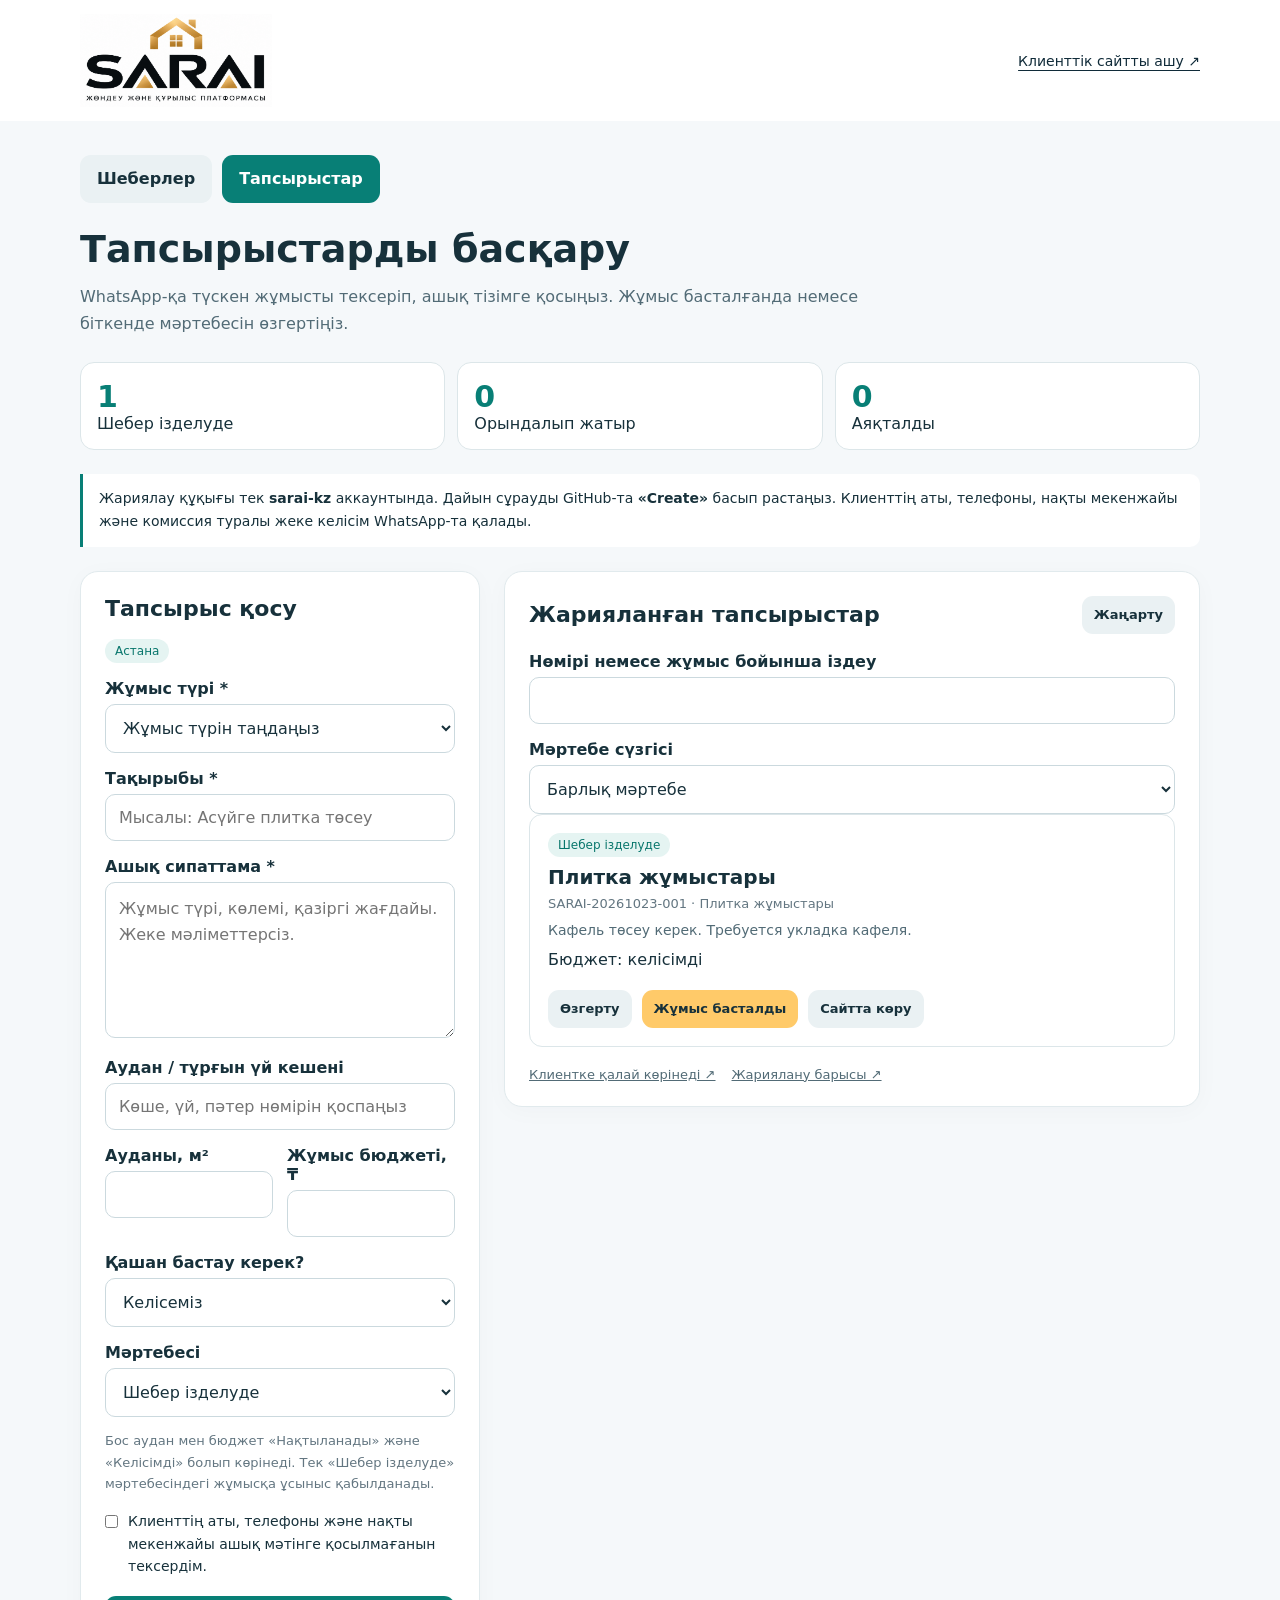
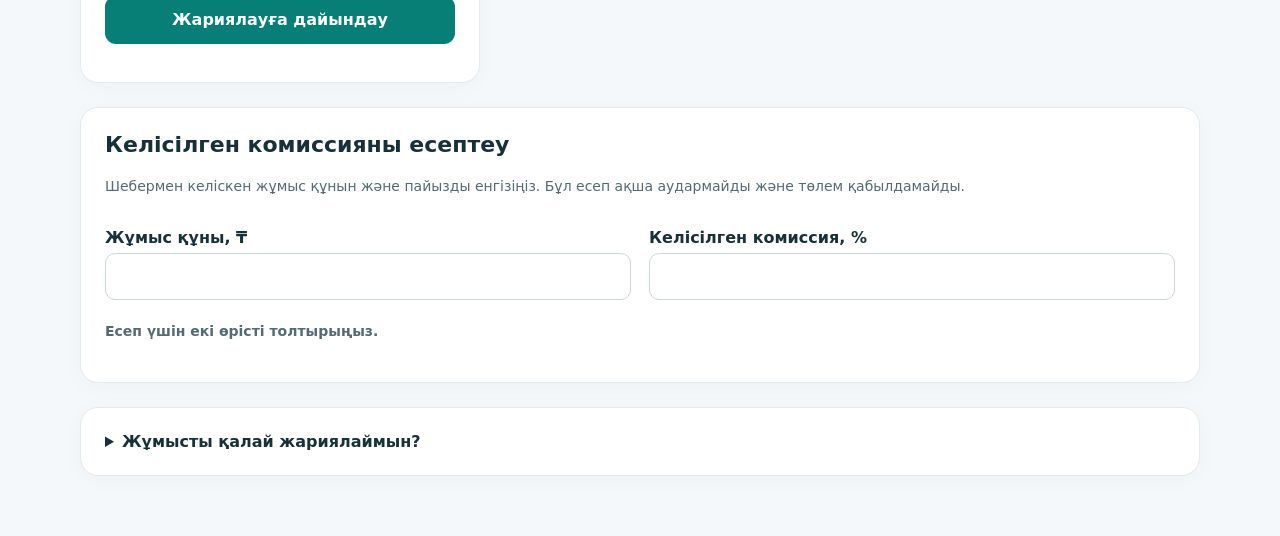
<file: admin-jobs.html>
<!doctype html>
<html lang="kk"><head><meta charset="utf-8"><meta name="viewport" content="width=device-width,initial-scale=1"><meta name="robots" content="noindex,nofollow"><meta name="theme-color" content="#102b39"><title>Тапсырыстарды басқару — SARAI</title><style>
:root{font-family:system-ui,-apple-system,Arial,sans-serif;color:#17313b;background:#f5f8fa;--ink:#102b39;--teal:#087f76;--gold:#ffca69}*{box-sizing:border-box}body{margin:0}button,input,select,textarea{font:inherit}a{color:inherit}button,a{-webkit-tap-highlight-color:transparent}[hidden]{display:none!important}:focus-visible{outline:3px solid #d58a12;outline-offset:4px}header{background:var(--ink);color:white;padding:20px max(20px,calc((100vw - 1120px)/2));display:flex;align-items:center;justify-content:space-between;gap:20px}.brand{text-decoration:none;font-size:26px;letter-spacing:2px;font-weight:800}.back{font-size:14px;text-underline-offset:4px}.wrap{max-width:1160px;margin:auto;padding:34px 20px 60px}.intro h1{font-size:clamp(28px,5vw,38px);margin:0 0 12px}.intro p{max-width:780px;line-height:1.7;color:#526b76;margin:0}.steps{display:flex;flex-wrap:wrap;gap:10px;margin:22px 0}.steps span{background:#e5f4f2;color:#14625d;border-radius:30px;padding:9px 13px;font-size:13px}.owner-note{border-left:3px solid var(--teal);padding:13px 16px;border-radius:0 10px 10px 0;background:white;font-size:14px;line-height:1.7;margin:0 0 24px}.layout{display:grid;grid-template-columns:400px 1fr;gap:24px;align-items:start}.card{background:white;border:1px solid #e1eaed;border-radius:18px;padding:24px;box-shadow:0 4px 24px #17313b07}.card h2{font-size:22px;margin:0 0 18px}.muted{color:#637681;font-size:13px;line-height:1.65}.pill{display:inline-block;background:#e5f4f2;color:#08766c;border-radius:30px;padding:5px 10px;font-size:12px}.pill.hidden{background:#edf0f2;color:#637681}label{display:block;font-weight:650;margin:16px 0 6px}input,select,textarea{width:100%;padding:13px;border:1px solid #cbd9de;border-radius:10px;background:white;color:#17313b}textarea{min-height:110px;resize:vertical;line-height:1.6}input[type=checkbox]{width:auto;margin:0 10px 0 0;accent-color:var(--teal)}.check{display:flex;align-items:flex-start;line-height:1.6;font-size:14px;font-weight:500}.check input{margin-top:5px}.actions{display:flex;flex-wrap:wrap;gap:10px;margin-top:18px}.btn{display:inline-block;border:0;border-radius:11px;background:var(--gold);color:#17313b;padding:12px 17px;font-weight:700;text-decoration:none;text-align:center;cursor:pointer;line-height:1.5}.btn.alt{background:#eaf1f3}.btn.primary{background:var(--teal);color:white}.btn.small{font-size:13px;padding:9px 12px}.btn:disabled{opacity:.5;cursor:not-allowed}.form-actions .btn{width:100%}.status{font-size:14px;line-height:1.65;color:var(--teal);margin:14px 0 0;overflow-wrap:anywhere}.error{color:#a52b25}.confirmation{background:#e5f4f2;border-radius:12px;padding:16px;margin-top:18px}.confirmation p{line-height:1.7;margin:0 0 12px}.toolbar{display:flex;align-items:center;justify-content:space-between;gap:10px;flex-wrap:wrap;margin-bottom:18px}.toolbar h2{margin:0}.search{margin-bottom:14px}.search label{margin-top:0}.stats{display:flex;gap:8px;flex-wrap:wrap;margin:10px 0 18px}.list{display:grid;gap:12px}.master-row{border:1px solid #dce6e9;border-radius:13px;padding:18px;min-width:0}.master-row h3{margin:8px 0 5px;font-size:20px;overflow-wrap:anywhere}.master-row p{margin:5px 0;line-height:1.6;overflow-wrap:anywhere}.master-row .desc{white-space:pre-wrap;font-size:14px;color:#526b76}.master-row .phone{font-variant-numeric:tabular-nums;font-weight:650}.empty{text-align:center;padding:28px 10px;line-height:1.7;color:#637681}.list-loading{color:#637681;padding:18px 0}.small-links{display:flex;gap:16px;flex-wrap:wrap;margin-top:20px;font-size:13px;color:#526b76}.help{margin-top:24px}.help summary{font-weight:700;cursor:pointer}.help p{line-height:1.7;font-size:14px;color:#526b76}.note{font-size:13px;color:#637681;line-height:1.7;margin-top:24px}
@media(max-width:820px){.layout{grid-template-columns:1fr}.wrap{padding:26px 16px 50px}.card{padding:20px}header{padding:18px 16px}.steps{gap:6px}.steps span{padding:8px 10px;font-size:12px}}
header{background:white;color:var(--ink);padding-top:14px;padding-bottom:14px}.brand{display:block;width:192px;flex:none}.brand-logo{display:block;width:100%;height:auto;aspect-ratio:1340/650}@media(max-width:620px){.brand{width:120px}.back{max-width:150px;line-height:1.5}}

#jobEditorTitle{overflow-wrap:anywhere}.manager-nav{display:flex;gap:10px;flex-wrap:wrap;margin:0 0 24px}.manager-nav a[aria-current]{background:var(--teal);color:white}.job-stats{display:grid;grid-template-columns:repeat(3,1fr);gap:12px;margin:24px 0}.job-stat{background:white;border:1px solid #dce6e9;border-radius:14px;padding:16px}.job-stat strong{display:block;font-size:30px;color:var(--teal)}.fields{display:grid;grid-template-columns:1fr 1fr;gap:0 14px}.fields .wide{grid-column:1/-1}.preview{background:#f1f6f7;border-radius:12px;padding:16px;margin-top:20px;line-height:1.65}.preview p{white-space:pre-wrap;overflow-wrap:anywhere}.calc-grid{display:grid;grid-template-columns:1fr 1fr;gap:18px}.calc-output{font-size:22px;font-weight:750;margin-top:20px;color:var(--teal)}@media(max-width:600px){.job-stats{gap:6px}.job-stat{padding:12px;font-size:12px}.fields,.calc-grid{grid-template-columns:1fr}.job-stat strong{font-size:26px}}
</style></head><body><header><a class="brand" href="./" aria-label="SARAI басты бет"><svg class="brand-logo" viewBox="150 160 1340 650" width="192" height="93" aria-hidden="true" focusable="false"><image href="sarai-logo.png" width="1635" height="962"/></svg></a><a class="back" href="./#jobs">Клиенттік сайтты ашу ↗</a></header>
<main class="wrap"><nav class="manager-nav" aria-label="Басқару"><a class="btn alt" href="./admin.html">Шеберлер</a><a class="btn" href="./admin-jobs.html" aria-current="page">Тапсырыстар</a></nav>
<div class="intro"><h1>Тапсырыстарды басқару</h1><p>WhatsApp-қа түскен жұмысты тексеріп, ашық тізімге қосыңыз. Жұмыс басталғанда немесе біткенде мәртебесін өзгертіңіз.</p></div>
<div class="job-stats" aria-label="Тапсырыстар саны"><div class="job-stat"><strong id="openTotal">—</strong>Шебер ізделуде</div><div class="job-stat"><strong id="progressTotal">—</strong>Орындалып жатыр</div><div class="job-stat"><strong id="closedTotal">—</strong>Аяқталды</div></div>
<p class="owner-note">Жариялау құқығы тек <strong>sarai-kz</strong> аккаунтында. Дайын сұрауды GitHub-та <strong>«Create»</strong> басып растаңыз. Клиенттің аты, телефоны, нақты мекенжайы және комиссия туралы жеке келісім WhatsApp-та қалады.</p>
<div class="layout"><section class="card" aria-labelledby="jobEditorTitle"><h2 id="jobEditorTitle">Тапсырыс қосу</h2>
<form id="jobEditor"><span class="pill">Астана</span>
<label for="editJobService">Жұмыс түрі *</label><select id="editJobService" required><option value="" disabled selected>Жұмыс түрін таңдаңыз</option></select>
<label for="editJobTitle">Тақырыбы *</label><input id="editJobTitle" required minlength="8" maxlength="100" placeholder="Мысалы: Асүйге плитка төсеу">
<label for="editJobDescription">Ашық сипаттама *</label><textarea id="editJobDescription" required minlength="20" maxlength="1200" rows="5" placeholder="Жұмыс түрі, көлемі, қазіргі жағдайы. Жеке мәліметтерсіз."></textarea>
<label for="editJobDistrict">Аудан / тұрғын үй кешені</label><input id="editJobDistrict" maxlength="80" placeholder="Көше, үй, пәтер нөмірін қоспаңыз">
<div class="fields"><div><label for="editJobArea">Ауданы, м²</label><input id="editJobArea" type="number" min="1" max="10000" step="0.1" inputmode="decimal"></div><div><label for="editJobBudget">Жұмыс бюджеті, ₸</label><input id="editJobBudget" type="number" min="1" max="100000000" step="1" inputmode="numeric"></div></div>
<label for="editJobStart">Қашан бастау керек?</label><select id="editJobStart"></select>
<label for="editJobStatus">Мәртебесі</label><select id="editJobStatus"></select>
<p class="muted">Бос аудан мен бюджет «Нақтыланады» және «Келісімді» болып көрінеді. Тек «Шебер ізделуде» мәртебесіндегі жұмысқа ұсыныс қабылданады.</p>
<label class="check"><input id="publicJobConfirmed" type="checkbox" required><span>Клиенттің аты, телефоны және нақты мекенжайы ашық мәтінге қосылмағанын тексердім.</span></label>
<div class="actions form-actions"><button class="btn primary" id="publishJob" type="submit" disabled>Жариялауға дайындау</button><button class="btn alt" type="button" id="cancelJobEdit" hidden>Өзгертуден бас тарту</button></div>
<p class="status error" id="jobEditorError" role="alert" hidden></p></form>
<div class="confirmation" id="jobConfirmation" hidden><p>Әзірге сайтқа сақталған жоқ. GitHub-та сұрауды «Create» батырмасымен растаңыз.</p><a class="btn" id="jobConfirmLink" target="_blank" rel="noopener noreferrer">GitHub-та растау</a></div>
<p class="status" id="jobPublishStatus" role="status" aria-live="polite"></p></section>
<section class="card" aria-labelledby="jobListTitle"><div class="toolbar"><h2 id="jobListTitle">Жарияланған тапсырыстар</h2><button id="reloadJobs" class="btn alt small" type="button">Жаңарту</button></div>
<div class="search"><label for="adminJobSearch">Нөмірі немесе жұмыс бойынша іздеу</label><input id="adminJobSearch" type="search" autocomplete="off"></div><label for="adminJobStatus">Мәртебе сүзгісі</label><select id="adminJobStatus"><option value="all">Барлық мәртебе</option></select>
<p id="adminJobsLoading" class="list-loading">Жүктелуде…</p><p class="status error" id="adminJobsError" role="alert" hidden>Тізімді жүктеу мүмкін болмады. Интернетті тексеріп, қайта жаңартыңыз.</p><div class="list" id="adminJobsList" aria-busy="true"></div><p id="adminJobsEmpty" class="empty" hidden>Тапсырыс табылмады.</p>
<div class="small-links"><a href="./#jobs">Клиентке қалай көрінеді ↗</a><a href="https://github.com/sarai-kz/sarai/actions" target="_blank" rel="noopener noreferrer">Жариялану барысы ↗</a></div></section></div>
<section class="card help" aria-labelledby="commissionTitle"><h2 id="commissionTitle">Келісілген комиссияны есептеу</h2><p class="muted">Шебермен келіскен жұмыс құнын және пайызды енгізіңіз. Бұл есеп ақша аудармайды және төлем қабылдамайды.</p><div class="calc-grid"><div><label for="commissionAmount">Жұмыс құны, ₸</label><input id="commissionAmount" type="number" min="0" max="100000000" step="1" inputmode="numeric"></div><div><label for="commissionPercent">Келісілген комиссия, %</label><input id="commissionPercent" type="number" min="0" max="100" step="0.1" inputmode="decimal"></div></div><p class="calc-output" id="commissionOutput" role="status" aria-live="polite">Есеп үшін екі өрісті толтырыңыз.</p></section>
<details class="card help"><summary>Жұмысты қалай жариялаймын?</summary><p>Клиент жіберген мәліметті WhatsApp-та нақтылаңыз. Осы формаға тек ашық сипаттаманы енгізіңіз. «Жариялауға дайындау» → GitHub-та «Create» басыңыз. Жұмыс орындалуға берілгенде «Жұмыс басталды», аяқталғанда «Аяқталды» деп белгілеңіз. Әр өзгерісті GitHub-та растау қажет.</p><p>Телефон, төлем, комиссия және нақты мекенжайды бұл бетке немесе GitHub сұрауына енгізбеңіз. Олар сіздің WhatsApp-тағы жеке келісіміңізде қалады.</p></details>
</main><script src="./master-model.js?v=3"></script><script src="./job-model.js?v=1"></script><script src="./admin-jobs.js?v=1"></script></body></html>
</file>
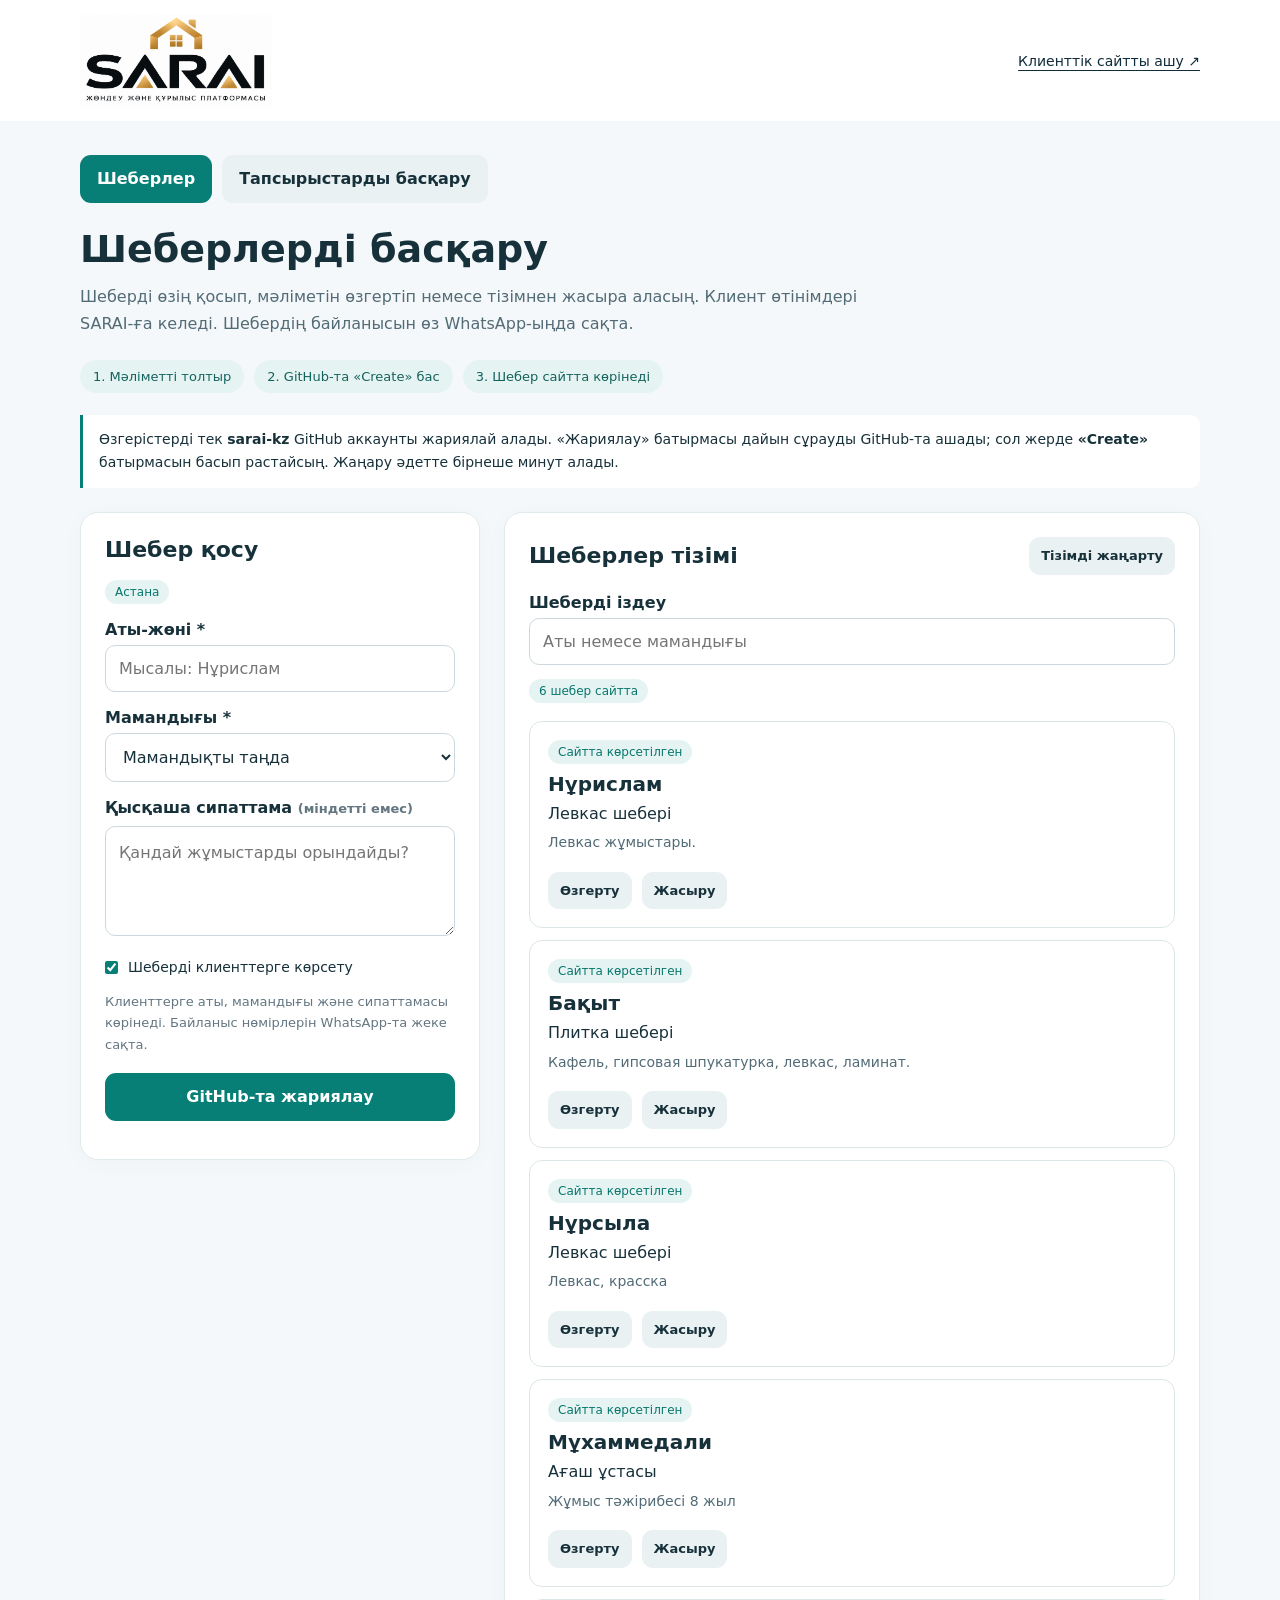
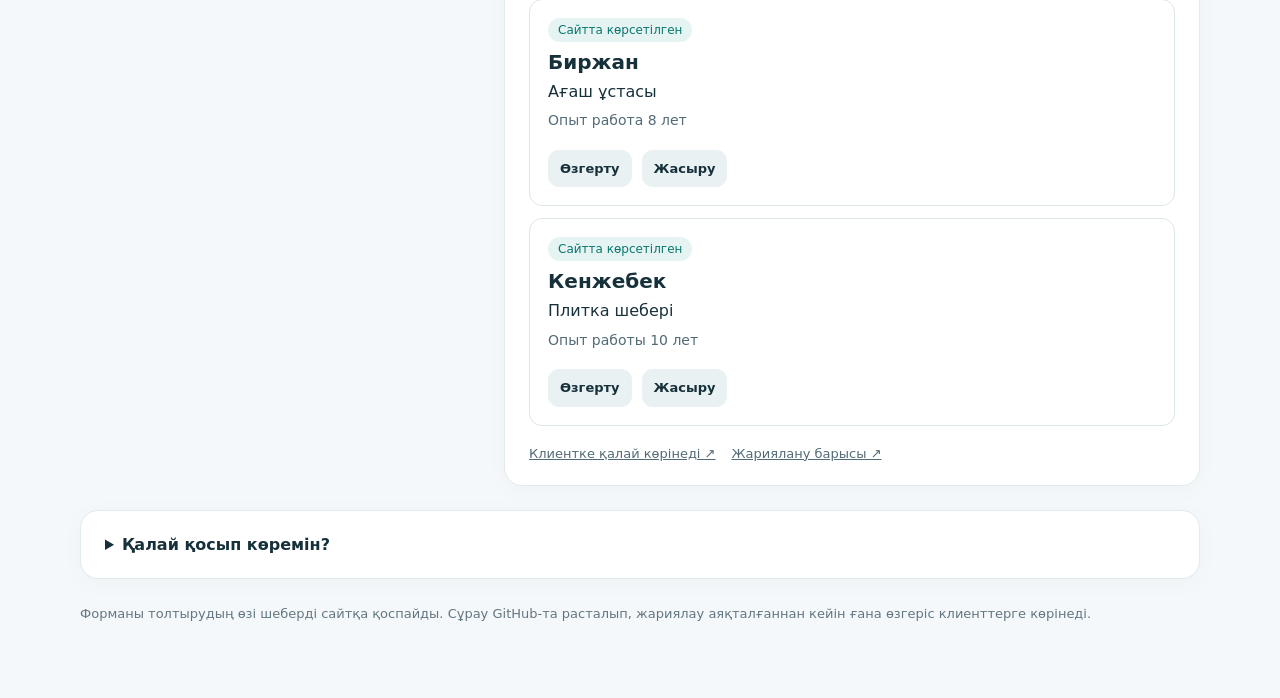
<file: admin.html>
<!doctype html>
<html lang="kk">
<head>
<meta charset="utf-8"><meta name="viewport" content="width=device-width,initial-scale=1"><meta name="theme-color" content="#102b39"><meta name="robots" content="noindex,nofollow">
<title>Шеберлерді басқару — SARAI</title>
<style>
:root{font-family:system-ui,-apple-system,Arial,sans-serif;color:#17313b;background:#f5f8fa;--ink:#102b39;--teal:#087f76;--gold:#ffca69}*{box-sizing:border-box}body{margin:0}button,input,select,textarea{font:inherit}a{color:inherit}button,a{-webkit-tap-highlight-color:transparent}[hidden]{display:none!important}:focus-visible{outline:3px solid #d58a12;outline-offset:4px}header{background:var(--ink);color:white;padding:20px max(20px,calc((100vw - 1120px)/2));display:flex;align-items:center;justify-content:space-between;gap:20px}.brand{text-decoration:none;font-size:26px;letter-spacing:2px;font-weight:800}.back{font-size:14px;text-underline-offset:4px}.wrap{max-width:1160px;margin:auto;padding:34px 20px 60px}.intro h1{font-size:clamp(28px,5vw,38px);margin:0 0 12px}.intro p{max-width:780px;line-height:1.7;color:#526b76;margin:0}.steps{display:flex;flex-wrap:wrap;gap:10px;margin:22px 0}.steps span{background:#e5f4f2;color:#14625d;border-radius:30px;padding:9px 13px;font-size:13px}.owner-note{border-left:3px solid var(--teal);padding:13px 16px;border-radius:0 10px 10px 0;background:white;font-size:14px;line-height:1.7;margin:0 0 24px}.layout{display:grid;grid-template-columns:400px 1fr;gap:24px;align-items:start}.card{background:white;border:1px solid #e1eaed;border-radius:18px;padding:24px;box-shadow:0 4px 24px #17313b07}.card h2{font-size:22px;margin:0 0 18px}.muted{color:#637681;font-size:13px;line-height:1.65}.pill{display:inline-block;background:#e5f4f2;color:#08766c;border-radius:30px;padding:5px 10px;font-size:12px}.pill.hidden{background:#edf0f2;color:#637681}label{display:block;font-weight:650;margin:16px 0 6px}input,select,textarea{width:100%;padding:13px;border:1px solid #cbd9de;border-radius:10px;background:white;color:#17313b}textarea{min-height:110px;resize:vertical;line-height:1.6}input[type=checkbox]{width:auto;margin:0 10px 0 0;accent-color:var(--teal)}.check{display:flex;align-items:flex-start;line-height:1.6;font-size:14px;font-weight:500}.check input{margin-top:5px}.actions{display:flex;flex-wrap:wrap;gap:10px;margin-top:18px}.btn{display:inline-block;border:0;border-radius:11px;background:var(--gold);color:#17313b;padding:12px 17px;font-weight:700;text-decoration:none;text-align:center;cursor:pointer;line-height:1.5}.btn.alt{background:#eaf1f3}.btn.primary{background:var(--teal);color:white}.btn.small{font-size:13px;padding:9px 12px}.btn:disabled{opacity:.5;cursor:not-allowed}.form-actions .btn{width:100%}.status{font-size:14px;line-height:1.65;color:var(--teal);margin:14px 0 0;overflow-wrap:anywhere}.error{color:#a52b25}.confirmation{background:#e5f4f2;border-radius:12px;padding:16px;margin-top:18px}.confirmation p{line-height:1.7;margin:0 0 12px}.toolbar{display:flex;align-items:center;justify-content:space-between;gap:10px;flex-wrap:wrap;margin-bottom:18px}.toolbar h2{margin:0}.search{margin-bottom:14px}.search label{margin-top:0}.stats{display:flex;gap:8px;flex-wrap:wrap;margin:10px 0 18px}.list{display:grid;gap:12px}.master-row{border:1px solid #dce6e9;border-radius:13px;padding:18px;min-width:0}.master-row h3{margin:8px 0 5px;font-size:20px;overflow-wrap:anywhere}.master-row p{margin:5px 0;line-height:1.6;overflow-wrap:anywhere}.master-row .desc{white-space:pre-wrap;font-size:14px;color:#526b76}.master-row .phone{font-variant-numeric:tabular-nums;font-weight:650}.empty{text-align:center;padding:28px 10px;line-height:1.7;color:#637681}.list-loading{color:#637681;padding:18px 0}.small-links{display:flex;gap:16px;flex-wrap:wrap;margin-top:20px;font-size:13px;color:#526b76}.help{margin-top:24px}.help summary{font-weight:700;cursor:pointer}.help p{line-height:1.7;font-size:14px;color:#526b76}.note{font-size:13px;color:#637681;line-height:1.7;margin-top:24px}
@media(max-width:820px){.layout{grid-template-columns:1fr}.wrap{padding:26px 16px 50px}.card{padding:20px}header{padding:18px 16px}.steps{gap:6px}.steps span{padding:8px 10px;font-size:12px}}
header{background:white;color:var(--ink);padding-top:14px;padding-bottom:14px}.brand{display:block;width:192px;flex:none}.brand-logo{display:block;width:100%;height:auto;aspect-ratio:1340/650}@media(max-width:620px){.brand{width:120px}.back{max-width:150px;line-height:1.5}}
</style>
</head>
<body>
<header><a class="brand" href="./" aria-label="SARAI басты бет"><svg class="brand-logo" viewBox="150 160 1340 650" width="192" height="93" aria-hidden="true" focusable="false"><image href="sarai-logo.png" width="1635" height="962"/></svg></a><a class="back" href="./#masters">Клиенттік сайтты ашу ↗</a></header>
<main class="wrap"><nav class="actions" aria-label="Басқару" style="margin:0 0 24px"><a class="btn primary" href="./admin.html" aria-current="page">Шеберлер</a><a class="btn alt" href="./admin-jobs.html">Тапсырыстарды басқару</a></nav>
<div class="intro"><h1>Шеберлерді басқару</h1><p>Шеберді өзің қосып, мәліметін өзгертіп немесе тізімнен жасыра аласың. Клиент өтінімдері SARAI-ға келеді. Шебердің байланысын өз WhatsApp-ыңда сақта.</p></div>
<div class="steps" aria-label="Жариялау қадамдары"><span>1. Мәліметті толтыр</span><span>2. GitHub-та «Create» бас</span><span>3. Шебер сайтта көрінеді</span></div>
<p class="owner-note">Өзгерістерді тек <strong>sarai-kz</strong> GitHub аккаунты жариялай алады. «Жариялау» батырмасы дайын сұрауды GitHub-та ашады; сол жерде <strong>«Create»</strong> батырмасын басып растайсың. Жаңару әдетте бірнеше минут алады.</p>
<div class="layout">
<section class="card" aria-labelledby="editorTitle">
<h2 id="editorTitle">Шебер қосу</h2>
<form id="masterEditor">
<span class="pill">Астана</span>
<label for="editorName">Аты-жөні *</label><input id="editorName" required minlength="2" maxlength="60" autocomplete="name" placeholder="Мысалы: Нұрислам">
<label for="editorTrade">Мамандығы *</label><select id="editorTrade" required><option value="" disabled selected>Мамандықты таңда</option></select>
<label for="editorDescription">Қысқаша сипаттама <span class="muted">(міндетті емес)</span></label><textarea id="editorDescription" maxlength="240" placeholder="Қандай жұмыстарды орындайды?"></textarea>
<label class="check"><input type="checkbox" id="editorActive" checked><span>Шеберді клиенттерге көрсету</span></label>
<p class="muted">Клиенттерге аты, мамандығы және сипаттамасы көрінеді. Байланыс нөмірлерін WhatsApp-та жеке сақта.</p>
<div class="actions form-actions"><button class="btn primary" type="submit" id="publishMaster" disabled>GitHub-та жариялау</button><button class="btn alt" type="button" id="cancelMasterEdit" hidden>Өзгертуден бас тарту</button></div>
<p class="status error" id="editorError" role="alert" hidden></p>
</form>
<div class="confirmation" id="masterConfirmation" hidden><p id="confirmationText">GitHub-та сұрауды «Create» батырмасымен раста. Содан кейін осы бетке орал.</p><a class="btn" id="confirmMasterLink" target="_blank" rel="noopener noreferrer">GitHub-та растауды ашу</a></div>
<p class="status" id="publishStatus" role="status" aria-live="polite"></p>
</section>
<section class="card" aria-labelledby="listTitle">
<div class="toolbar"><h2 id="listTitle">Шеберлер тізімі</h2><button class="btn alt small" id="reloadMasterList" type="button">Тізімді жаңарту</button></div>
<div class="search"><label for="adminMasterSearch">Шеберді іздеу</label><input type="search" id="adminMasterSearch" placeholder="Аты немесе мамандығы" autocomplete="off"></div>
<div class="stats"><span class="pill" id="activeMasterTotal">Жүктелуде…</span><span class="pill hidden" id="hiddenMasterTotal" hidden></span></div>
<p class="list-loading" id="adminLoading">Шеберлер жүктелуде…</p>
<p class="status error" id="adminLoadError" role="alert" hidden>Тізімді жүктеу мүмкін болмады. Интернетті тексеріп, «Тізімді жаңарту» батырмасын бас.</p>
<div class="list" id="adminMasterList" aria-busy="true"></div>
<p class="empty" id="adminEmpty" hidden>Шебер табылмады.</p>
<div class="small-links"><a href="./#masters" target="_blank" rel="noopener noreferrer">Клиентке қалай көрінеді ↗</a><a href="https://github.com/sarai-kz/sarai/actions" target="_blank" rel="noopener noreferrer">Жариялану барысы ↗</a></div>
</section>
</div>
<details class="card help"><summary>Қалай қосып көремін?</summary><p>Формаға WhatsApp-қа келген шебердің атын, мамандығын және жұмыс сипаттамасын енгіз. Байланыс нөмірін өз WhatsApp-ыңда сақта. «GitHub-та жариялау» батырмасын бас. Ашылған GitHub бетінде sarai-kz аккаунтына кіріп, «Create» батырмасын бас. Осы бетке қайтып келіп, тізімнің жаңарғанын күт немесе «Тізімді жаңарту» батырмасын бас.</p><p>Мәліметін түзету үшін карточкадағы «Өзгерту» батырмасын бас. «Жасыру» шеберді клиенттер тізімінен алып тастайды; кейін «Қайта көрсету» арқылы қайтара аласың.</p></details>
<p class="note">Форманы толтырудың өзі шеберді сайтқа қоспайды. Сұрау GitHub-та расталып, жариялау аяқталғаннан кейін ғана өзгеріс клиенттерге көрінеді.</p>
</main>
<script src="./master-model.js?v=3"></script><script src="./admin.js?v=2"></script>
</body></html>
</file>
